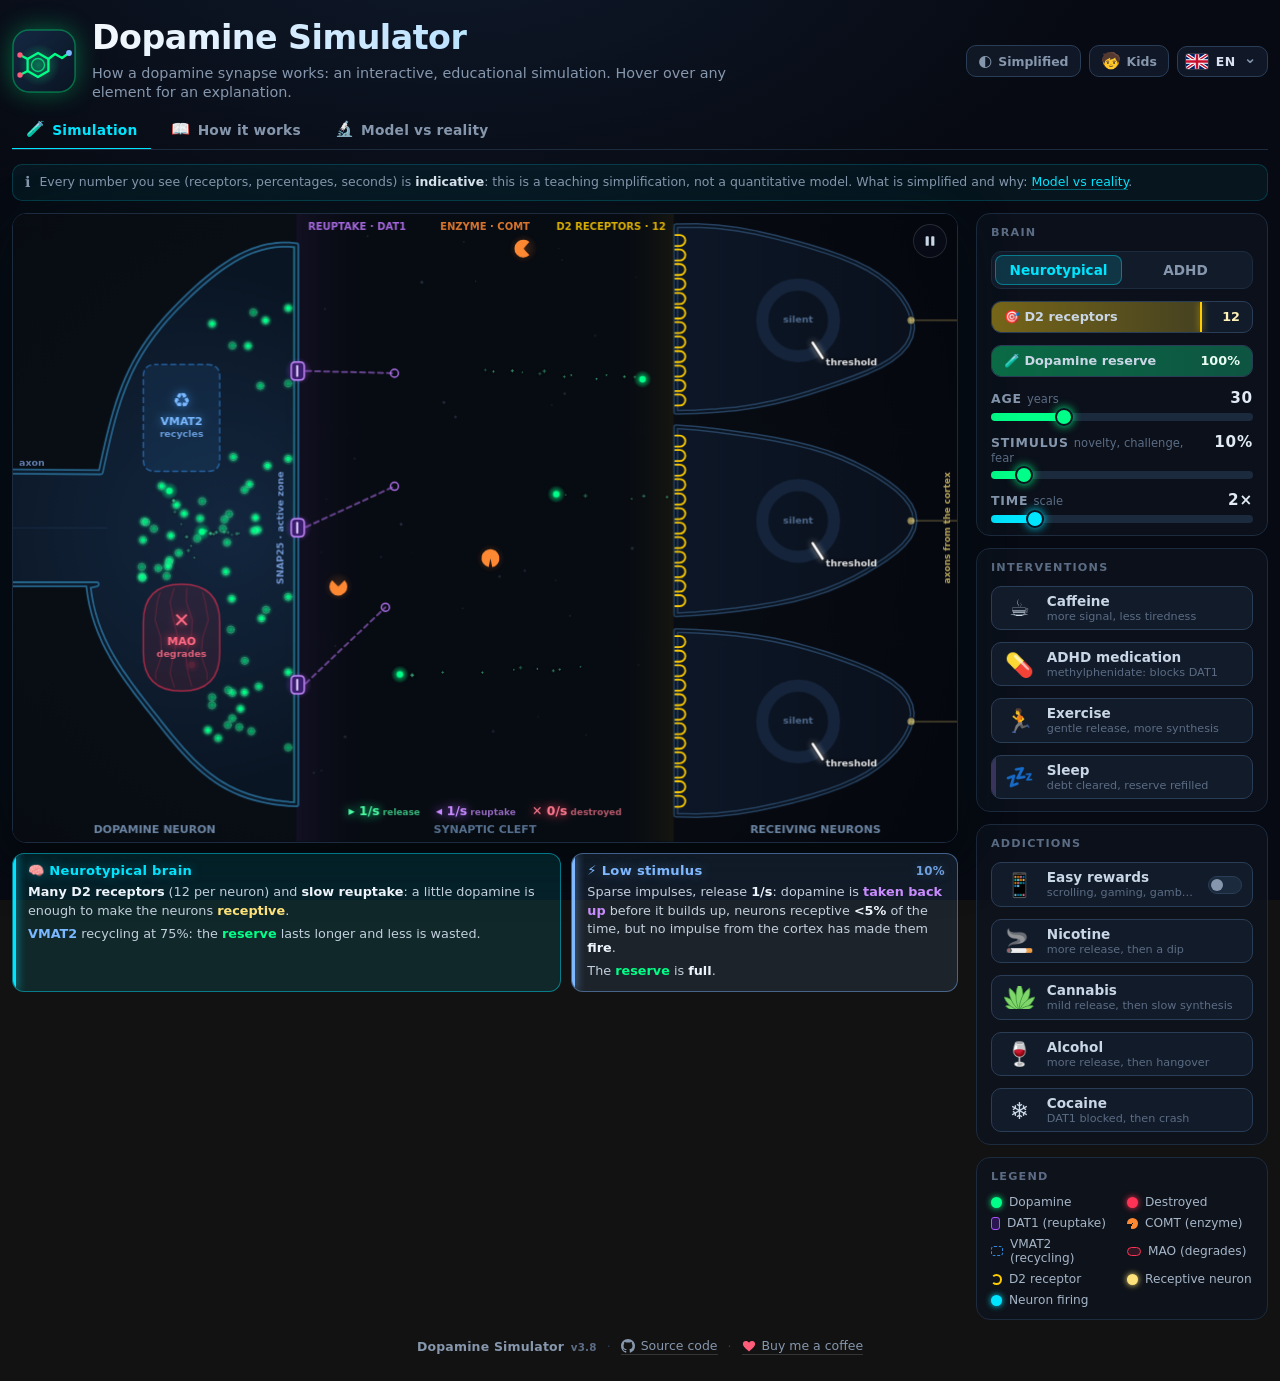
<file: index.html>
<!DOCTYPE html>
<html lang="it">
<head>
<meta charset="UTF-8">
<meta name="viewport" content="width=device-width, initial-scale=1.0">
<title>Dopamine Simulator</title>
<meta name="description" content="Dopamine Simulator: interactive, educational simulation of a dopamine synapse. ADHD and neurotypical brain, stimulus, sleep debt, caffeine, medication, exercise, easy rewards and substances. Simulatore didattico di una sinapsi dopaminergica.">
<meta property="og:title" content="Dopamine Simulator">
<meta property="og:description" content="Watch dopamine work, molecule by molecule: release, receptors, reuptake, recycling, tolerance.">
<link rel="icon" href="data:image/svg+xml,%3Csvg xmlns='http://www.w3.org/2000/svg' viewBox='0 0 64 64'%3E%3Crect width='64' height='64' rx='16' fill='%230a1422'/%3E%3Ccircle cx='32' cy='32' r='18' fill='%2300ff88' opacity='.25'/%3E%3Ccircle cx='32' cy='32' r='9' fill='%2300ff88'/%3E%3C/svg%3E">
<link rel="stylesheet" href="css/style.css">
</head>
<body>
<svg width="0" height="0" style="position:absolute" aria-hidden="true">
  <defs>
    <symbol id="flag-it" viewBox="0 0 3 2"><rect width="1" height="2" fill="#009246"/><rect x="1" width="1" height="2" fill="#fff"/><rect x="2" width="1" height="2" fill="#CE2B37"/></symbol>
    <symbol id="flag-en" viewBox="0 0 3 2"><rect width="3" height="2" fill="#012169"/><path d="M0 0L3 2M3 0L0 2" stroke="#fff" stroke-width=".5"/><path d="M0 0L3 2M3 0L0 2" stroke="#C8102E" stroke-width=".2"/><path d="M1.5 0V2M0 1H3" stroke="#fff" stroke-width=".6"/><path d="M1.5 0V2M0 1H3" stroke="#C8102E" stroke-width=".35"/></symbol>
    <symbol id="flag-es" viewBox="0 0 3 2"><rect width="3" height="2" fill="#AA151B"/><rect y=".5" width="3" height="1" fill="#F1BF00"/></symbol>
    <symbol id="flag-fr" viewBox="0 0 3 2"><rect width="1" height="2" fill="#0055A4"/><rect x="1" width="1" height="2" fill="#fff"/><rect x="2" width="1" height="2" fill="#EF4135"/></symbol>
    <symbol id="flag-de" viewBox="0 0 3 2"><rect width="3" height="2" fill="#000"/><rect y=".667" width="3" height=".667" fill="#DD0000"/><rect y="1.333" width="3" height=".667" fill="#FFCE00"/></symbol>
    <symbol id="flag-pt" viewBox="0 0 3 2"><rect width="3" height="2" fill="#FF0000"/><rect width="1.2" height="2" fill="#006600"/><circle cx="1.2" cy="1" r=".42" fill="#FFE000"/><circle cx="1.2" cy="1" r=".24" fill="#FF0000" stroke="#fff" stroke-width=".06"/></symbol>
    <symbol id="flag-ru" viewBox="0 0 3 2"><rect width="3" height="2" fill="#fff"/><rect y=".667" width="3" height=".667" fill="#0039A6"/><rect y="1.333" width="3" height=".667" fill="#D52B1E"/></symbol>
    <symbol id="flag-zh" viewBox="0 0 3 2"><rect width="3" height="2" fill="#DE2910"/><polygon points="0.75,0.38 0.826,0.595 1.054,0.601 0.874,0.74 0.938,0.959 0.75,0.83 0.562,0.959 0.626,0.74 0.446,0.601 0.674,0.595" fill="#FFDE00"/></symbol>
    <symbol id="flag-ja" viewBox="0 0 3 2"><rect width="3" height="2" fill="#fff"/><circle cx="1.5" cy="1" r=".6" fill="#BC002D"/></symbol>
    <symbol id="flag-ko" viewBox="0 0 3 2"><rect width="3" height="2" fill="#fff"/><path d="M1 1a.5.5 0 0 1 1 0z" fill="#CD2E3A"/><path d="M1 1a.5.5 0 0 0 1 0z" fill="#0047A0"/><path d="M.32 .5l.36-.21M.38 .6l.36-.21M.44 .7l.36-.21M2.32 .29l.36 .21M2.26 .39l.36 .21M2.2 .49l.36 .21M.32 1.5l.36 .21M.38 1.4l.36 .21M.44 1.3l.36 .21M2.32 1.71l.36-.21M2.26 1.61l.36-.21M2.2 1.51l.36-.21" stroke="#000" stroke-width=".07"/></symbol>
    <symbol id="flag-ar" viewBox="0 0 3 2"><rect width="3" height="2" fill="#006C35"/><path d="M.6 .85c.25-.3.5.15.75-.1s.5.15.75-.1.5.15.75-.1" fill="none" stroke="#fff" stroke-width=".13" stroke-linecap="round"/><path d="M.75 1.4H2.25" stroke="#fff" stroke-width=".12" stroke-linecap="round"/><path d="M2.25 1.4l.18-.1v.2z" fill="#fff"/></symbol>
  </defs>
</svg>
<div class="page">
  <header class="top">
    <a class="brand" href="./" aria-label="Dopamine Simulator">
      <span class="logo"><svg viewBox="0 0 64 64" aria-hidden="true">
        <defs>
          <radialGradient id="lg-glow" cx="50%" cy="50%" r="50%"><stop offset="0" stop-color="#00ff88" stop-opacity=".38"/><stop offset="1" stop-color="#00ff88" stop-opacity="0"/></radialGradient>
          <linearGradient id="lg-bg" x1="0" y1="0" x2="1" y2="1"><stop offset="0" stop-color="#142842"/><stop offset="1" stop-color="#0a1422"/></linearGradient>
        </defs>
        <rect x="1" y="1" width="62" height="62" rx="16" fill="url(#lg-bg)" stroke="rgba(0,255,136,.35)" stroke-width="1.5"/>
        <circle cx="27" cy="36" r="21" fill="url(#lg-glow)"/>
        <g fill="none" stroke="#00ff88" stroke-width="2.3" stroke-linecap="round" stroke-linejoin="round">
          <path d="M26 24L36.4 30L36.4 42L26 48L15.6 42L15.6 30Z"/>
          <circle cx="26" cy="36" r="6.5" stroke-width="1.4" opacity=".75"/>
          <path d="M15.6 30L8 26M15.6 42L8 46"/>
          <path d="M36.4 30L43 25L50 29L57 24"/>
        </g>
        <circle cx="8" cy="26" r="2.7" fill="#ff5c7a"/><circle cx="8" cy="46" r="2.7" fill="#ff5c7a"/>
        <circle cx="57" cy="24" r="2.9" fill="#7ab8ff"/>
      </svg></span>
      <span class="brand-text"><h1 data-i18n="h.title"></h1><p class="sub" data-i18n="h.sub"></p></span>
    </a>
    <div class="tools">
      <button class="kid-btn" id="simple-btn" type="button" aria-pressed="false" data-tip="simple"><span class="ki" aria-hidden="true">◐</span><span data-i18n="simple.btn"></span></button>
      <button class="kid-btn" id="kid-btn" type="button" aria-pressed="false" data-tip="kid"><span class="ki" aria-hidden="true">🧒</span><span data-i18n="kid.btn"></span></button>
      <div class="lang" id="lang">
        <button class="lang-btn" id="lang-btn" type="button" aria-haspopup="listbox" aria-expanded="false"><svg class="flag" aria-hidden="true"><use href="#flag-it"/></svg><span class="lang-code">IT</span><span class="chev" aria-hidden="true">⌄</span></button>
        <ul class="lang-menu" id="lang-menu" role="listbox" hidden></ul>
      </div>
    </div>
  </header>
  <nav class="tabs" id="tabs" role="tablist">
    <button type="button" role="tab" data-page="sim" aria-selected="true"><span class="ti">🧪</span><span data-i18n="pg.sim"></span></button>
    <button type="button" role="tab" data-page="mech" aria-selected="false"><span class="ti">📖</span><span data-i18n="pg.mech"></span></button>
    <button type="button" role="tab" data-page="bio" aria-selected="false"><span class="ti">🔬</span><span data-i18n="pg.bio"></span></button>
  </nav>
  <section class="pg" id="page-sim">
    <div class="notice"><span class="ni" aria-hidden="true">ℹ️</span><span data-i18n="notice"></span></div>
    <main id="app">
      <div id="stage">
        <div id="canvas-wrap">
          <canvas id="c"></canvas>
          <button id="btn-pause" data-tip="pause"><svg class="ic-pause" viewBox="0 0 16 16" aria-hidden="true"><rect x="3" y="2.5" width="3.6" height="11" rx="1"/><rect x="9.4" y="2.5" width="3.6" height="11" rx="1"/></svg><svg class="ic-play" viewBox="0 0 16 16" aria-hidden="true"><path d="M4.2 2.6v10.8L13.4 8z"/></svg></button>
        </div>
        <div id="toasts"></div>
      </div>
      <aside id="sidebar">
        <div class="card">
          <h2 data-i18n="card.brain"></h2>
          <div class="seg" id="mode-seg"><button class="norm is-on" data-mode="normal" data-tip="mode-normal" data-i18n="mode.normal"></button><button class="adhd" data-mode="adhd" data-tip="mode-adhd" data-i18n="mode.adhd"></button></div>
          <div class="meter d2" data-tip="d2bar"><span class="fill" id="d2-fill"></span><span class="mark" id="d2-mark"></span><span class="in"><span data-i18n="meter.d2"></span><b id="d2-count">12</b></span></div>
          <div class="meter" data-tip="serbatoio"><span class="fill" id="serbatoio-fill"></span><span class="in"><span data-i18n="meter.reservoir"></span><b id="serbatoio-pct">100%</b></span></div>
          <div class="ctrl"><div class="lbl" data-tip="age"><span data-i18n="ctl.age"></span><span class="val" id="age-val">30</span></div><input type="range" id="age" min="5" max="100" value="30" step="1"></div>
          <div class="ctrl"><div class="lbl" data-tip="stimulus"><span data-i18n="ctl.stimulus"></span><span class="val" id="stim-val">10%</span></div><input type="range" id="stimulus" min="0" max="100" value="10"><div class="acts" id="acts" role="group" data-i18n-aria="act.aria"></div></div>
          <div class="ctrl"><div class="lbl" data-tip="speed"><span data-i18n="ctl.speed"></span><span class="val" id="speed-val">2×</span></div><input type="range" id="speed" min="1" max="8" value="2" step="0.5"></div>
        </div>
        <div class="card">
          <h2 data-i18n="card.actions"></h2>
          <button class="pu" id="btn-caffeine" data-tip="caffeine"><span class="fill caff" id="caff-fill"></span><span class="in" data-i18n="btn.caffeine"></span></button>
          <button class="pu" id="btn-mph" data-tip="mph"><span class="fill mph" id="mph-fill"></span><span class="in" data-i18n="btn.mph"></span></button>
          <button class="pu" id="btn-exercise" data-tip="exercise"><span class="fill exer" id="exer-fill"></span><span class="in" data-i18n="btn.exercise"></span></button>
          <button class="pu" id="btn-reset" data-tip="sleep"><span class="fill sleep" id="sleep-fill"></span><span class="fill sleep-mask" id="sleep-mask"></span><span class="in" data-i18n="btn.sleep"></span></button>
        </div>
        <div class="card">
          <h2 data-i18n="card.subst"></h2>
          <button class="pu" id="btn-scroll" data-tip="scroll" aria-pressed="false"><span class="fill scroll" id="scroll-fill"></span><span class="in" data-i18n="btn.scroll"></span><span class="sw" aria-hidden="true"><span class="knob"></span></span></button>
          <button class="pu" id="btn-nic" data-tip="nic"><span class="fill nic" id="nic-fill"></span><span class="in" data-i18n="btn.nic"></span></button>
          <button class="pu" id="btn-can" data-tip="can"><span class="fill can" id="can-fill"></span><span class="in" data-i18n="btn.can"></span></button>
          <button class="pu" id="btn-alc" data-tip="alc"><span class="fill alc" id="alc-fill"></span><span class="in" data-i18n="btn.alc"></span></button>
          <button class="pu" id="btn-coc" data-tip="coc"><span class="fill coc" id="coc-fill"></span><span class="in" data-i18n="btn.coc"></span></button>
        </div>
        <div class="card">
          <h2 data-i18n="card.legend"></h2>
          <div class="legend">
            <div class="leg" data-tip="particle"><span class="dot" style="background:#00ff88;color:#00ff88"></span><span data-i18n="leg.dopa"></span></div>
            <div class="leg" data-tip="dead"><span class="dot" style="background:#ff3355;color:#ff3355"></span><span data-i18n="leg.dead"></span></div>
            <div class="leg" data-tip="dat1"><span class="gl-dat"></span><span data-i18n="leg.dat1"></span></div>
            <div class="leg" data-tip="comt"><span class="gl-comt"></span><span data-i18n="leg.comt"></span></div>
            <div class="leg" data-tip="vmat2"><span class="gl-vmat"></span><span data-i18n="leg.vmat2"></span></div>
            <div class="leg" data-tip="maob"><span class="gl-mao"></span><span data-i18n="leg.maob"></span></div>
            <div class="leg" data-tip="d2"><span class="gl-d2"></span><span data-i18n="leg.d2"></span></div>
            <div class="leg" data-tip="post"><span class="dot" style="background:#ffe27a;color:#ffe27a"></span><span data-i18n="leg.active"></span></div>
            <div class="leg" data-tip="cortex"><span class="dot" style="background:#00e5ff;color:#00e5ff"></span><span data-i18n="leg.fire"></span></div>
          </div>
        </div>
      </aside>
    </main>
  </section>
  <section class="pg doc" id="page-mech" hidden></section>
  <section class="pg doc" id="page-bio" hidden></section>
  <footer class="credits">
    <span class="brand-name">Dopamine Simulator <small>v3.8</small></span>
    <span class="sep">·</span>
    <a href="https://github.com/stefanocaronia/dopamine-simulator" target="_blank" rel="noopener"><svg class="fi" viewBox="0 0 16 16" aria-hidden="true"><path d="M8 0C3.58 0 0 3.58 0 8c0 3.54 2.29 6.53 5.47 7.59.4.07.55-.17.55-.38 0-.19-.01-.82-.01-1.49-2.01.37-2.53-.49-2.69-.94-.09-.23-.48-.94-.82-1.13-.28-.15-.68-.52-.01-.53.63-.01 1.08.58 1.23.82.72 1.21 1.87.87 2.33.66.07-.52.28-.87.51-1.07-1.78-.2-3.64-.89-3.64-3.95 0-.87.31-1.59.82-2.15-.08-.2-.36-1.02.08-2.12 0 0 .67-.21 2.2.82a7.6 7.6 0 0 1 2-.27c.68 0 1.36.09 2 .27 1.53-1.04 2.2-.82 2.2-.82.44 1.1.16 1.92.08 2.12.51.56.82 1.27.82 2.15 0 3.07-1.87 3.75-3.65 3.95.29.25.54.73.54 1.48 0 1.07-.01 1.93-.01 2.2 0 .21.15.46.55.38A8.01 8.01 0 0 0 16 8c0-4.42-3.58-8-8-8z"/></svg><span data-i18n="footer.github"></span></a>
    <span class="sep">·</span>
    <a href="https://www.paypal.com/paypalme/stefanocaronia" target="_blank" rel="noopener"><svg class="fi heart" viewBox="0 0 16 16" aria-hidden="true"><path d="M8 14.3l-.86-.77C3.1 9.9 1 8 1 5.65 1 3.7 2.5 2.2 4.45 2.2c1.1 0 2.16.51 2.85 1.32l.7.82.7-.82A3.77 3.77 0 0 1 11.55 2.2C13.5 2.2 15 3.7 15 5.65c0 2.35-2.1 4.25-6.14 7.88l-.86.77z"/></svg><span data-i18n="footer.coffee"></span></a>
  </footer>
</div>
<div id="tip"></div>
<script src="js/util.js"></script>
<script src="i18n/it.js"></script>
<script src="i18n/en.js"></script>
<script src="i18n/es.js"></script>
<script src="i18n/fr.js"></script>
<script src="i18n/de.js"></script>
<script src="i18n/pt.js"></script>
<script src="i18n/ru.js"></script>
<script src="i18n/zh.js"></script>
<script src="i18n/ja.js"></script>
<script src="i18n/ko.js"></script>
<script src="i18n/ar.js"></script>
<script src="js/i18n.js"></script>
<script src="js/model.js"></script>
<script src="js/render.js"></script>
<script src="js/figures.js"></script>
<script src="js/ui.js"></script>
<script src="js/main.js"></script>
</body>
</html>
</file>
<file: css/style.css>
:root{
  --bg:#070a12;--panel:#0c121d;--panel-2:#121b2a;--line:#1d2b3e;--line-2:#2a3d57;
  --text:#d9e3ef;--muted:#8697ad;--dim:#5b6c84;
  --dopa:#00ff88;--dead:#ff3355;--dat:#aa55ff;--comt:#ff8833;--vmat:#3388dd;--d2:#ffcc00;--active:#00e5ff;
  --caff:#d2691e;--exer:#3cb371;--sleep:#8e6fd1;
}
*,*::before,*::after{box-sizing:border-box;margin:0;padding:0}
html{color-scheme:dark}
body{background:radial-gradient(1100px 600px at 35% -10%,#0f1a2c 0%,var(--bg) 60%) fixed;color:var(--text);font-family:'Segoe UI',system-ui,-apple-system,'Noto Sans','Noto Sans CJK SC','Noto Sans Arabic',sans-serif;min-height:100vh;overflow-x:hidden}
.page{width:min(100% - 24px,1380px);margin:0 auto;padding-bottom:20px}

/* ── Header ── */
.top{display:flex;align-items:center;justify-content:space-between;gap:20px;padding:20px 0 10px}
.brand{display:flex;align-items:center;gap:16px;text-decoration:none;color:inherit;min-width:0}
.logo{width:64px;height:64px;flex-shrink:0;filter:drop-shadow(0 0 12px rgba(0,255,136,.35))}
.logo svg{width:100%;height:100%;display:block}
.brand-text{min-width:0}
h1{font-size:clamp(1.55rem,2.6vw,2.35rem);line-height:1.08;font-weight:800;letter-spacing:-.015em;background:linear-gradient(90deg,#f4f8fc 0%,#bfe3ff 55%,#7fffc8 100%);-webkit-background-clip:text;background-clip:text;color:transparent;padding-bottom:2px}
.sub{margin-top:6px;color:var(--muted);font-size:.9rem;line-height:1.35;max-width:70ch}

/* ── Strumenti nell'header: modalità ragazzi e lingua ── */
.tools{display:flex;align-items:center;gap:8px;flex-shrink:0}
.kid-btn{display:flex;align-items:center;gap:6px;padding:7px 11px;border-radius:10px;border:1px solid var(--line-2);background:rgba(18,27,42,.85);color:var(--muted);font-weight:700;font-size:.78rem;font-family:inherit;cursor:pointer;transition:border-color .2s,color .2s,background .2s}
.kid-btn:hover{border-color:rgba(127,255,200,.5);color:var(--text)}
.kid-btn[aria-pressed=true]{background:rgba(127,255,200,.14);border-color:rgba(127,255,200,.6);color:#7fffc8}
.kid-btn .ki{font-size:1rem;line-height:1}
/* Levetta dentro il pulsante delle ricompense facili: è un interruttore, non una dose (si clicca comunque tutto il pulsante) */
.pu .sw{position:absolute;inset-inline-end:10px;top:50%;transform:translateY(-50%);width:34px;height:18px;border-radius:9px;background:#1b2a3c;border:1px solid var(--line-2);pointer-events:none;transition:background .2s,border-color .2s}
.pu .sw .knob{position:absolute;top:2px;inset-inline-start:2px;width:12px;height:12px;border-radius:50%;background:#8697ad;transition:inset-inline-start .2s,background .2s}
.pu.on .sw{background:rgba(158,203,255,.35);border-color:rgba(158,203,255,.7)}
.pu.on .sw .knob{inset-inline-start:18px;background:#9ecbff;box-shadow:0 0 8px rgba(158,203,255,.8)}
#btn-scroll .in{padding-inline-end:46px}
/* Icona della cannabis: una foglia palmata vera al posto dell'emoji generica (che resta nel testo, invisibile) */
#btn-can .in i{color:transparent;background:url("data:image/svg+xml,%3Csvg%20xmlns='http://www.w3.org/2000/svg'%20viewBox='0%200%2024%2024'%3E%3Cg%20transform='translate(12%2021)'%20fill='%237fd66a'%20stroke='%233f8f3a'%20stroke-width='.5'%20stroke-linejoin='round'%3E%3Cpath%20d='M0%200C1.7%20-3.0%201.7%20-7.8%200%20-10C-1.7%20-7.8%20-1.7%20-3.0%200%200Z'%20transform='rotate(-72)'/%3E%3Cpath%20d='M0%200C2.4%20-4.2%202.4%20-10.9%200%20-14C-2.4%20-10.9%20-2.4%20-4.2%200%200Z'%20transform='rotate(-48)'/%3E%3Cpath%20d='M0%200C2.9%20-5.1%202.9%20-13.3%200%20-17C-2.9%20-13.3%20-2.9%20-5.1%200%200Z'%20transform='rotate(-24)'/%3E%3Cpath%20d='M0%200C3.2%20-5.7%203.2%20-14.8%200%20-19C-3.2%20-14.8%20-3.2%20-5.7%200%200Z'%20transform='rotate(0)'/%3E%3Cpath%20d='M0%200C2.9%20-5.1%202.9%20-13.3%200%20-17C-2.9%20-13.3%20-2.9%20-5.1%200%200Z'%20transform='rotate(24)'/%3E%3Cpath%20d='M0%200C2.4%20-4.2%202.4%20-10.9%200%20-14C-2.4%20-10.9%20-2.4%20-4.2%200%200Z'%20transform='rotate(48)'/%3E%3Cpath%20d='M0%200C1.7%20-3.0%201.7%20-7.8%200%20-10C-1.7%20-7.8%20-1.7%20-3.0%200%200Z'%20transform='rotate(72)'/%3E%3C/g%3E%3Cpath%20d='M12%2021v3'%20stroke='%233f8f3a'%20stroke-width='1.2'%20stroke-linecap='round'/%3E%3C/svg%3E") center/1.5em no-repeat}
/* modalità ragazzi: via le sostanze */
body.kid #btn-nic,body.kid #btn-can,body.kid #btn-alc,body.kid #btn-coc{display:none}
/* Vista semplificata: via la pagina per biologi, le voci di legenda delle cose non disegnate e i pezzi avanzati dei testi */
body.simple .tabs [data-page=bio],body.simple .leg[data-tip=comt],body.simple .leg[data-tip=vmat2],body.simple .leg[data-tip=maob]{display:none}
body.simple .adv,body.simple adv{display:none}
#simple-btn[aria-pressed=true]{background:rgba(158,203,255,.14);border-color:rgba(158,203,255,.6);color:#9ecbff}
.lang{position:relative;flex-shrink:0}
.lang-btn{display:flex;align-items:center;gap:8px;padding:7px 10px 7px 8px;border-radius:10px;border:1px solid var(--line-2);background:rgba(18,27,42,.85);color:var(--text);font-weight:700;font-size:.78rem;font-family:inherit;letter-spacing:.5px;cursor:pointer;transition:border-color .2s}
.lang-btn:hover,.lang-btn[aria-expanded=true]{border-color:rgba(0,229,255,.5)}
.lang-btn .chev{color:var(--muted);font-size:.95rem;line-height:1;margin-top:-5px}
.flag{width:22px;height:15px;border-radius:2.5px;flex-shrink:0;box-shadow:0 0 0 1px rgba(255,255,255,.14)}
.lang-menu{position:absolute;top:calc(100% + 6px);inset-inline-end:0;min-width:190px;max-height:min(60vh,440px);overflow:auto;background:rgba(10,16,28,.98);border:1px solid var(--line-2);border-radius:12px;padding:6px;list-style:none;z-index:40;box-shadow:0 14px 40px rgba(0,0,0,.6)}
.lang-menu li{display:flex;align-items:center;gap:10px;padding:8px 10px;border-radius:8px;cursor:pointer;font-size:.86rem;color:#d3dde9}
.lang-menu li:hover{background:rgba(0,229,255,.08)}
.lang-menu li.is-on{color:var(--active);background:rgba(0,229,255,.06)}

/* ── Layout ── */
#app{display:grid;grid-template-columns:minmax(0,1fr) 292px;gap:18px;align-items:start}
#stage{min-width:0;display:flex;flex-direction:column;gap:10px}
#canvas-wrap{position:relative;width:100%;aspect-ratio:3/2;max-height:74vh;border-radius:14px;overflow:hidden;border:1px solid var(--line);box-shadow:0 18px 50px rgba(0,0,0,.55),0 0 70px rgba(0,229,255,.05)}
canvas{display:block;width:100%;height:100%;background:#080c14}
#btn-pause{position:absolute;top:10px;inset-inline-end:10px;width:34px;height:34px;border-radius:50%;border:1px solid rgba(255,255,255,.12);background:rgba(10,16,28,.6);color:#c8d6e5;cursor:pointer;backdrop-filter:blur(6px);display:flex;align-items:center;justify-content:center;padding:0;transition:all .2s}
#btn-pause:hover{border-color:rgba(0,229,255,.5);color:var(--active)}
#btn-pause svg{width:14px;height:14px;fill:currentColor;display:block}
#btn-pause .ic-play{display:none;margin-left:2px}
#btn-pause.paused .ic-pause{display:none}
#btn-pause.paused .ic-play{display:block}

/* ── Toast di stato sotto il canvas ── */
#toasts{display:flex;flex-wrap:wrap;gap:10px;align-items:stretch}
.toast{--tc:#8fa3bb;--tc-glow:rgba(143,163,187,.35);position:relative;overflow:hidden;flex:1 1 240px;min-width:200px;border-radius:12px;border:1px solid;padding:9px 12px 10px;padding-inline-start:15px;animation:tin .28s ease-out;transition:border-color .3s,background .3s}
.toast[data-key=mode]{flex:1.7 1 300px}
.toast::before{content:'';position:absolute;inset-inline-start:0;top:0;bottom:0;width:3px;background:var(--tc);box-shadow:0 0 10px var(--tc)}
.toast.out{animation:tout .22s ease-in forwards}
/* Titolo del toast: icona e titolo restano sempre sulla stessa riga; se manca spazio va a capo il sottotitolo ("acceso da…") */
.toast .tt{display:flex;flex-wrap:wrap;justify-content:space-between;align-items:baseline;gap:2px 8px;font-size:.82rem;font-weight:800;letter-spacing:.3px;color:var(--tc);margin-bottom:5px;text-shadow:0 0 12px var(--tc-glow)}
.toast .tt .tt-t{white-space:nowrap}
.toast .tt small{font-weight:700;font-size:.74rem;opacity:.85;font-variant-numeric:tabular-nums;white-space:nowrap;margin-inline-start:auto}
.tb{font-size:.8rem;line-height:1.45;color:#c3cfdd}
.tb p+p{margin-top:5px}
.tb b{color:#eef4fb;font-weight:700}
@keyframes tin{from{opacity:0;transform:translateY(6px)}to{opacity:1;transform:none}}
@keyframes tout{to{opacity:0;transform:translateY(6px)}}

/* ── Tooltip ── */
#tip{--tc:#8fa3bb;--tc-glow:rgba(143,163,187,.35);position:fixed;left:0;top:0;z-index:50;max-width:330px;pointer-events:none;opacity:0;transform:translateY(4px);transition:opacity .12s,transform .12s;border-radius:11px;border:1px solid;padding:9px 12px 10px;padding-inline-start:14px;background:rgba(9,14,24,.96);box-shadow:0 10px 30px rgba(0,0,0,.6),0 0 24px var(--tc-glow);backdrop-filter:blur(8px)}
#tip::before{content:'';position:absolute;inset-inline-start:0;top:10px;bottom:10px;width:3px;border-radius:2px;background:var(--tc);box-shadow:0 0 8px var(--tc)}
#tip.show{opacity:1;transform:none}
#tip .tt{font-size:.8rem;font-weight:800;color:var(--tc);margin-bottom:4px;letter-spacing:.3px;text-shadow:0 0 12px var(--tc-glow)}
#tip .tb{font-size:.78rem}
[data-tip]{cursor:help}
button[data-tip],.seg button[data-tip]{cursor:pointer}

/* parole chiave colorate nei testi */
i[class^="c-"]{font-style:normal;font-weight:700}
.c-dopa{color:#00ff88}.c-dead{color:#ff5c7a}.c-dat{color:#c98cff}.c-comt{color:#ffa060}.c-vmat{color:#7ab8ff}.c-d2{color:#ffd54a}.c-act{color:#ffe27a}.c-fire{color:#00e5ff}.c-adhd{color:#ff9d55}.c-caff{color:#f0a060}.c-mph{color:#ff7fbf}.c-exer{color:#5fd68f}.c-sleep{color:#b39cf0}.c-scroll{color:#9ecbff}.c-tol{color:#aab8cc}

/* ── Sidebar ── */
#sidebar{display:flex;flex-direction:column;gap:12px;min-width:0}
.card{background:rgba(12,18,29,.75);border:1px solid var(--line);border-radius:14px;padding:12px 14px;display:flex;flex-direction:column;gap:12px}
.card h2{font-size:.7rem;text-transform:uppercase;letter-spacing:1.2px;color:var(--dim);font-weight:700}
.seg{display:flex;background:var(--panel-2);border:1px solid var(--line);border-radius:10px;padding:3px}
.seg button{flex:1;padding:7px 0;border:0;background:transparent;color:var(--muted);font-weight:700;font-size:.85rem;font-family:inherit;border-radius:8px;cursor:pointer;transition:all .2s}
.seg button.adhd.is-on{background:rgba(255,136,51,.18);color:#ff9d55;box-shadow:inset 0 0 0 1px rgba(255,136,51,.4)}
.seg button.norm.is-on{background:rgba(0,229,255,.13);color:var(--active);box-shadow:inset 0 0 0 1px rgba(0,229,255,.4)}
.ctrl{display:flex;flex-direction:column;gap:6px}
.ctrl .lbl{display:flex;justify-content:space-between;align-items:baseline;gap:8px;font-size:.78rem;color:var(--muted);font-weight:600;text-transform:uppercase;letter-spacing:.8px}
.ctrl .lbl small{text-transform:none;letter-spacing:0;font-weight:400;color:var(--dim);font-size:.72rem}
.ctrl .val{font-size:.95rem;font-weight:700;color:#e2ebf5;font-variant-numeric:tabular-nums}
.acts{display:none;flex-wrap:wrap;gap:5px;margin-top:4px}
body.kid .acts{display:flex}
.acts button{flex:1 1 auto;display:inline-flex;align-items:center;justify-content:center;gap:5px;padding:4px 9px;border:1px solid var(--line-2);border-radius:999px;background:var(--panel-2);color:var(--muted);font-family:inherit;font-weight:600;font-size:.76rem;line-height:1.25;white-space:nowrap;cursor:pointer;transition:border-color .2s,color .2s,background .2s}
.acts button i{font-style:normal;font-size:.95rem;line-height:1}
.acts button:hover{border-color:rgba(0,255,136,.45);color:#fff}
.acts button.is-on{background:rgba(0,255,136,.12);border-color:rgba(0,255,136,.6);color:var(--dopa)}
input[type=range]{-webkit-appearance:none;appearance:none;width:100%;height:8px;border-radius:4px;outline:none;--pct:10%;--accent:var(--dopa);background:linear-gradient(90deg,var(--accent) var(--pct),#1b2a3c var(--pct));cursor:pointer}
input[type=range]::-webkit-slider-thumb{-webkit-appearance:none;width:18px;height:18px;border-radius:50%;background:var(--accent);border:2px solid #0b1220;box-shadow:0 0 10px var(--accent);cursor:pointer}
input[type=range]::-moz-range-thumb{width:18px;height:18px;border-radius:50%;background:var(--accent);border:2px solid #0b1220;cursor:pointer}
#speed{--accent:var(--active)}
.pu{position:relative;overflow:hidden;width:100%;padding:6px 10px;border:1px solid var(--line-2);border-radius:10px;background:var(--panel-2);color:#c9d6e5;font-weight:600;font-size:.85rem;font-family:inherit;cursor:pointer;text-align:start;transition:border-color .2s,color .2s}
.pu:hover{border-color:rgba(0,229,255,.45);color:#fff}
.pu .fill{position:absolute;inset:0;width:0;border-radius:9px;transition:width .15s linear;pointer-events:none}
.pu .fill.caff{background:rgba(210,105,30,.28)}.pu .fill.mph{background:rgba(255,95,168,.26)}.pu .fill.exer{background:rgba(60,179,113,.28)}.pu .fill.sleep{background:rgba(142,111,209,.3)}
.pu .fill.scroll{background:rgba(158,203,255,.22);animation:scrollpulse 1.2s ease-in-out infinite}
.pu .fill.nic{background:rgba(212,180,106,.28)}.pu .fill.can{background:rgba(155,227,111,.26)}.pu .fill.alc{background:rgba(201,111,143,.28)}.pu .fill.coc{background:rgba(223,233,255,.22)}
@keyframes scrollpulse{0%,100%{opacity:.7}50%{opacity:1}}
/* quota di debito di sonno mascherata dalla caffeina: tratteggio arancio sul viola */
.pu .fill.sleep-mask{inset-inline-start:0;width:0;border-radius:0 9px 9px 0;background:repeating-linear-gradient(135deg,rgba(240,160,96,.5) 0 5px,rgba(142,111,209,.16) 5px 10px);transition:inset-inline-start .15s linear,width .15s linear}
.pu .in{position:relative;display:grid;grid-template-columns:auto minmax(0,1fr);grid-template-rows:auto auto;column-gap:10px;row-gap:1px;align-items:center;min-width:0}
.pu .in i{grid-row:1/3;font-style:normal;font-size:1.45rem;line-height:1;width:1.5em;text-align:center}
.pu .in span,.pu .in small{display:block;min-width:0;white-space:nowrap;overflow:hidden;text-overflow:ellipsis;text-align:start}
.pu .in span{align-self:end}
.pu .in small{align-self:start;color:var(--dim);font-weight:500;font-size:.7rem;line-height:1.2}
.meter{position:relative;height:32px;border:1px solid var(--line-2);border-radius:10px;background:var(--panel-2);overflow:hidden}
.meter .fill{position:absolute;inset:0;width:100%;background:linear-gradient(90deg,rgba(0,204,102,.45),rgba(0,255,136,.25));transition:width .2s linear}
.meter .in{position:relative;height:100%;display:flex;align-items:center;justify-content:space-between;padding:0 12px;font-size:.8rem;font-weight:600;color:#c9d6e5}
.meter .in b{font-variant-numeric:tabular-nums;color:#e9fff3}
/* barra dei recettori D2: riempimento giallo e tacca di base (cervello × età) */
.meter.d2 .fill{width:0;background:linear-gradient(90deg,rgba(255,204,0,.42),rgba(255,204,0,.22))}
.meter.d2 .in b{color:#fff1b8}
.meter .mark{position:absolute;top:0;bottom:0;width:2px;inset-inline-start:0;background:var(--d2);box-shadow:0 0 7px rgba(255,204,0,.85);pointer-events:none;transition:inset-inline-start .2s linear}
.legend{display:grid;grid-template-columns:1fr 1fr;gap:7px 10px}
.leg{display:flex;align-items:center;gap:7px;font-size:.76rem;color:#a6b6c9}
.dot{width:11px;height:11px;border-radius:50%;flex-shrink:0;box-shadow:0 0 6px currentColor}
.gl-dat{width:9px;height:13px;border-radius:3px;background:#2a1650;border:1.5px solid var(--dat);flex-shrink:0}
.gl-vmat{width:12px;height:10px;border-radius:3px;border:1.5px dashed var(--vmat);flex-shrink:0}
.gl-mao{width:14px;height:9px;border-radius:5px;border:1.5px solid var(--dead);background:rgba(255,51,85,.15);flex-shrink:0}
.gl-d2{width:11px;height:11px;border-radius:50%;border:2px solid var(--d2);border-left-color:transparent;flex-shrink:0}
.gl-comt{width:11px;height:11px;border-radius:50%;background:conic-gradient(from 200deg,transparent 0 60deg,var(--comt) 60deg 360deg);flex-shrink:0}

/* ── Footer ── */
footer.credits{display:flex;flex-wrap:wrap;justify-content:center;align-items:center;gap:6px 10px;padding:18px 0 6px;font-size:.78rem;color:var(--dim)}
footer.credits a{display:inline-flex;align-items:center;gap:6px;color:var(--muted);text-decoration:none;border-bottom:1px solid rgba(255,255,255,.15);padding-bottom:1px;transition:color .2s,border-color .2s}
footer.credits .fi{width:14px;height:14px;fill:currentColor;flex-shrink:0}
footer.credits .fi.heart{fill:#ff5c7a}
footer.credits a:hover{color:var(--active);border-color:var(--active)}
footer.credits .sep{color:var(--line-2)}
footer.credits .brand-name{color:var(--muted);font-weight:700;letter-spacing:.2px}
footer.credits .brand-name small{font-weight:600;color:var(--dim);margin-inline-start:2px}

@media(max-width:960px){#app{grid-template-columns:1fr}#sidebar{display:grid;grid-template-columns:repeat(auto-fit,minmax(260px,1fr))}}
@media(max-width:600px){.top{flex-direction:column;align-items:stretch;gap:10px}.tools{align-self:flex-end}.logo{width:52px;height:52px}}

/* ── Pagine (schede sotto il titolo) ── */
.tabs{display:flex;gap:6px;border-bottom:1px solid var(--line);margin-bottom:14px;overflow-x:auto;scrollbar-width:none}
.tabs::-webkit-scrollbar{display:none}
.tabs button{display:flex;align-items:center;gap:7px;padding:9px 14px 10px;border:0;border-bottom:2px solid transparent;margin-bottom:-1px;background:transparent;color:var(--muted);font-family:inherit;font-weight:700;font-size:.86rem;letter-spacing:.2px;cursor:pointer;white-space:nowrap;transition:color .2s,border-color .2s;border-radius:8px 8px 0 0}
.tabs button:hover{color:var(--text);background:rgba(255,255,255,.03)}
.tabs button[aria-selected=true]{color:var(--active);border-bottom-color:var(--active)}
.tabs .ti{font-size:.95rem;line-height:1}
.pg[hidden]{display:none}
/* Avviso: i valori sono indicativi */
.notice{display:flex;align-items:flex-start;gap:9px;margin-bottom:12px;padding:8px 12px;border-radius:10px;border:1px solid rgba(0,229,255,.18);background:rgba(0,229,255,.05);font-size:.78rem;line-height:1.4;color:var(--muted)}
.notice .ni{flex-shrink:0;font-size:.9rem;line-height:1.3}
.notice b{color:#d9e3ef}
.notice a,.doc a{color:var(--active);text-decoration:none;border-bottom:1px solid rgba(0,229,255,.35);cursor:pointer}
.notice a:hover,.doc a:hover{border-bottom-color:var(--active)}
/* Pagine di testo */
.doc{max-width:880px;margin:0 auto;padding:6px 4px 20px;font-size:.93rem;line-height:1.6;color:#c3cfdd}
.doc .lead{font-size:1.02rem;color:var(--text);margin-bottom:18px}
.doc section{margin-bottom:22px;padding:14px 18px 6px;border-radius:14px;border:1px solid var(--line);background:rgba(12,18,29,.6)}
.doc h2{font-size:1.05rem;font-weight:800;color:#eef4fb;margin-bottom:8px;letter-spacing:-.005em}
.doc h2 .ti{margin-inline-end:8px}
.doc p,.doc ul,.doc ol{margin-bottom:10px}
.doc ul,.doc ol{padding-inline-start:20px}
.doc li{margin-bottom:4px}
.doc b{color:#eef4fb;font-weight:700}
.doc .tw{overflow-x:auto;margin-bottom:12px;border-radius:10px;border:1px solid var(--line)}
.doc table{border-collapse:collapse;width:100%;font-size:.82rem;line-height:1.45;min-width:560px}
.doc th,.doc td{padding:8px 10px;border-bottom:1px solid var(--line);vertical-align:top;text-align:start}
.doc th{background:rgba(255,255,255,.04);color:var(--muted);font-size:.72rem;text-transform:uppercase;letter-spacing:.8px;font-weight:700}
.doc tr:last-child td{border-bottom:0}
.doc td:first-child{color:#eef4fb;font-weight:700;white-space:nowrap}
.doc .refs{font-size:.8rem;color:var(--muted)}
.doc .refs li{margin-bottom:3px}
.doc .fid{font-family:ui-monospace,Consolas,monospace;letter-spacing:1px;color:var(--d2);white-space:nowrap}
.doc .fig{margin:6px 0 12px;padding:10px 8px;border-radius:12px;background:rgba(7,10,18,.55);border:1px solid var(--line);overflow-x:auto}
.doc .fig .figsvg{display:block;width:100%;height:auto;margin:0 auto;font-family:inherit}
.doc .gl{display:grid;grid-template-columns:repeat(auto-fill,minmax(250px,1fr));gap:8px 18px;margin:4px 0 8px}
.doc .gl div{font-size:.86rem;line-height:1.45;padding:6px 8px;border-radius:8px;background:rgba(255,255,255,.025)}
.doc .gl i[class^="c-"]{display:block;margin-bottom:1px}
.doc .steps li{margin-bottom:6px}
.doc .kp{display:flex;flex-wrap:wrap;gap:8px;margin:2px 0 10px}
.doc .kp span{padding:5px 10px;border-radius:999px;border:1px solid var(--line-2);background:rgba(18,27,42,.8);font-size:.82rem}
</file>
